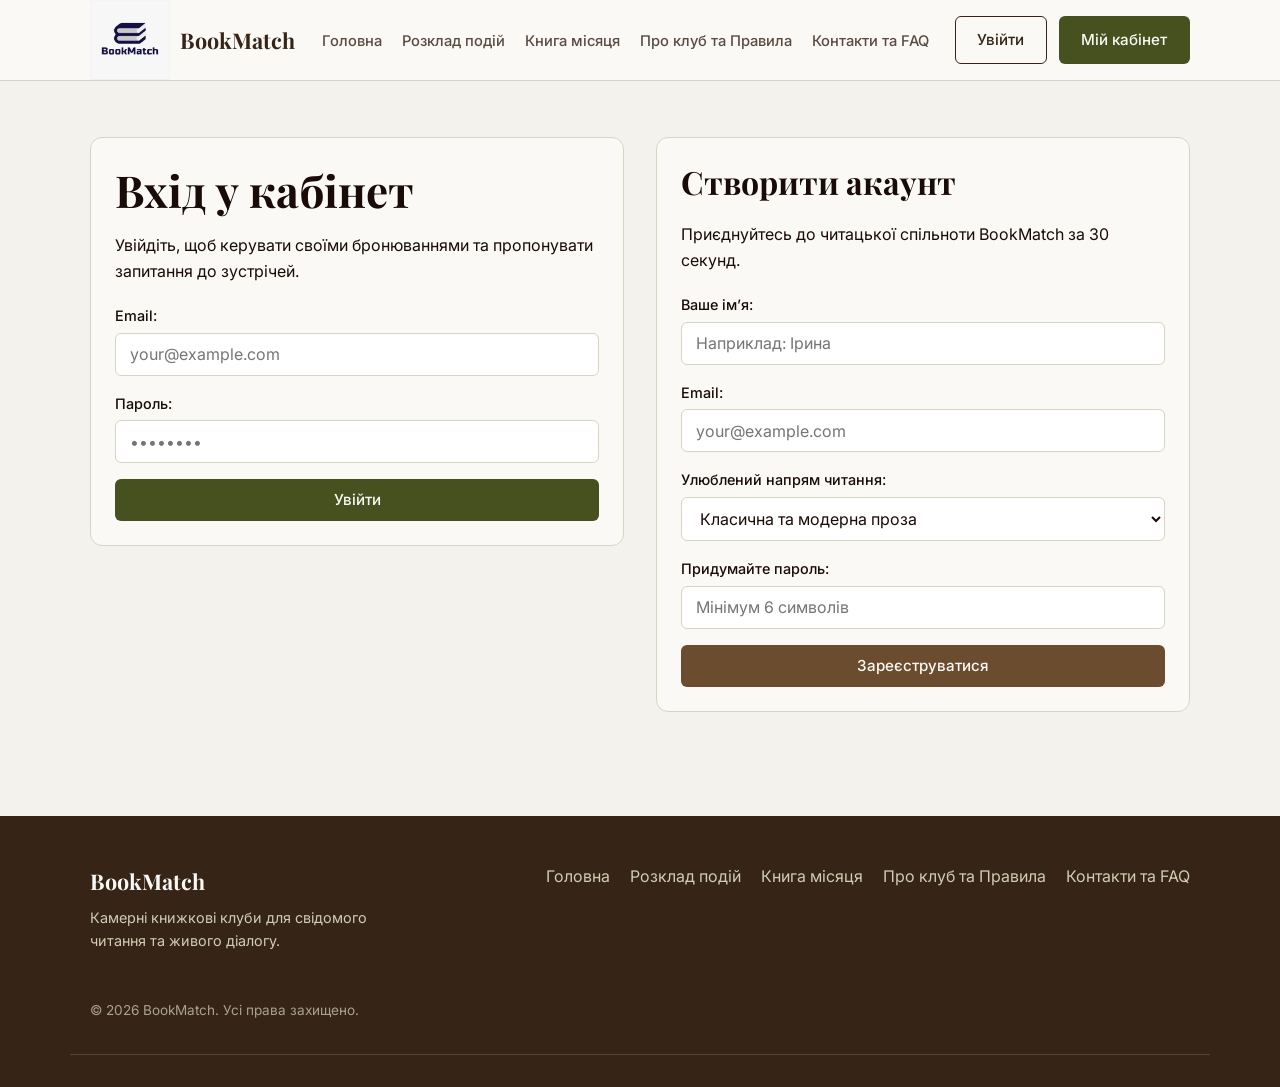
<file: auth.html>
<!DOCTYPE html>
<html lang="uk">
<head>
  <meta charset="UTF-8">
  <meta name="viewport" content="width=device-width, initial-scale=1.0">
  <title>Вхід та Реєстрація — BookMatch</title>
  <link rel="stylesheet" href="css/style.css">
</head>
<body>

  <header class="site-header">
    <div class="container header-inner">
      <a href="index.html" class="logo">
        <img src="images/logo/logo.png" alt="BookMatch логотип" width="80" height="80">
        <span>BookMatch</span>
      </a>

      <input type="checkbox" id="burger-toggle" class="burger-toggle" aria-label="Відкрити меню">
      <label for="burger-toggle" class="burger-btn" aria-hidden="true">
        <span></span>
        <span></span>
        <span></span>
      </label>

      <nav class="main-nav" aria-label="Головна навігація">
        <ul class="nav-list">
          <li><a href="index.html">Головна</a></li>
          <li><a href="events.html">Розклад подій</a></li>
          <li><a href="event-details.html">Книга місяця</a></li>
          <li><a href="about.html">Про клуб та Правила</a></li>
          <li><a href="contacts.html">Контакти та FAQ</a></li>
        </ul>
      </nav>

      <div class="header-actions">
        <a href="auth.html" class="btn btn-outline">Увійти</a>
        <a href="profile.html" class="btn btn-primary">Мій кабінет</a>
      </div>
    </div>
  </header>

  <main>
    <section class="auth-section">
      <div class="container auth-grid">
        
        <!-- Картка входу -->
        <article class="booking-card">
          <h1>Вхід у кабінет</h1>
          <p>Увійдіть, щоб керувати своїми бронюваннями та пропонувати запитання до зустрічей.</p>

          <form class="rsvp-form" action="profile.html">
            <div class="form-group">
              <label for="login-email">Email:</label>
              <input type="email" id="login-email" name="email" required placeholder="your@example.com">
              <span class="error-hint">Введіть коректну електронну адресу</span>
            </div>

            <div class="form-group">
              <label for="login-password">Пароль:</label>
              <input type="password" id="login-password" name="password" required minlength="6" placeholder="••••••••">
              <span class="error-hint">Пароль має містити щонайменше 6 символів</span>
            </div>

            <button type="submit" class="btn btn-primary btn-block">Увійти</button>
          </form>
        </article>

        <!-- Картка реєстрації -->
        <article class="booking-card">
          <h2>Створити акаунт</h2>
          <p>Приєднуйтесь до читацької спільноти BookMatch за 30 секунд.</p>

          <form class="rsvp-form" action="profile.html">
            <div class="form-group">
              <label for="reg-name">Ваше ім’я:</label>
              <input type="text" id="reg-name" name="name" required minlength="2" placeholder="Наприклад: Ірина">
              <span class="error-hint">Введіть ім’я (мінімум 2 символи)</span>
            </div>

            <div class="form-group">
              <label for="reg-email">Email:</label>
              <input type="email" id="reg-email" name="email" required placeholder="your@example.com">
              <span class="error-hint">Введіть коректний Email</span>
            </div>

            <div class="form-group">
              <label for="reg-genre">Улюблений напрям читання:</label>
              <select id="reg-genre" name="genre">
                <option value="classic">Класична та модерна проза</option>
                <option value="nonfiction">Нонфікшн та психологія</option>
                <option value="scifi">Наукова фантастика</option>
                <option value="contemporary">Сучасна українська література</option>
              </select>
            </div>

            <div class="form-group">
              <label for="reg-password">Придумайте пароль:</label>
              <input type="password" id="reg-password" name="password" required minlength="6" placeholder="Мінімум 6 символів">
              <span class="error-hint">Мінімальна довжина пароля — 6 символів</span>
            </div>

            <button type="submit" class="btn btn-secondary btn-block">Зареєструватися</button>
          </form>
        </article>

      </div>
    </section>
  </main>

  <footer class="site-footer">
    <div class="container footer-inner">
      <div class="footer-brand">
        <strong>BookMatch</strong>
        <p>Камерні книжкові клуби для свідомого читання та живого діалогу.</p>
      </div>
      <nav class="footer-nav" aria-label="Навігація у футері">
        <ul>
          <li><a href="index.html">Головна</a></li>
          <li><a href="events.html">Розклад подій</a></li>
          <li><a href="event-details.html">Книга місяця</a></li>
          <li><a href="about.html">Про клуб та Правила</a></li>
          <li><a href="contacts.html">Контакти та FAQ</a></li>
        </ul>
      </nav>
      <p class="copyright">&copy; 2026 BookMatch. Усі права захищено.</p>
    </div>
  </footer>

</body>
</html>
</file>
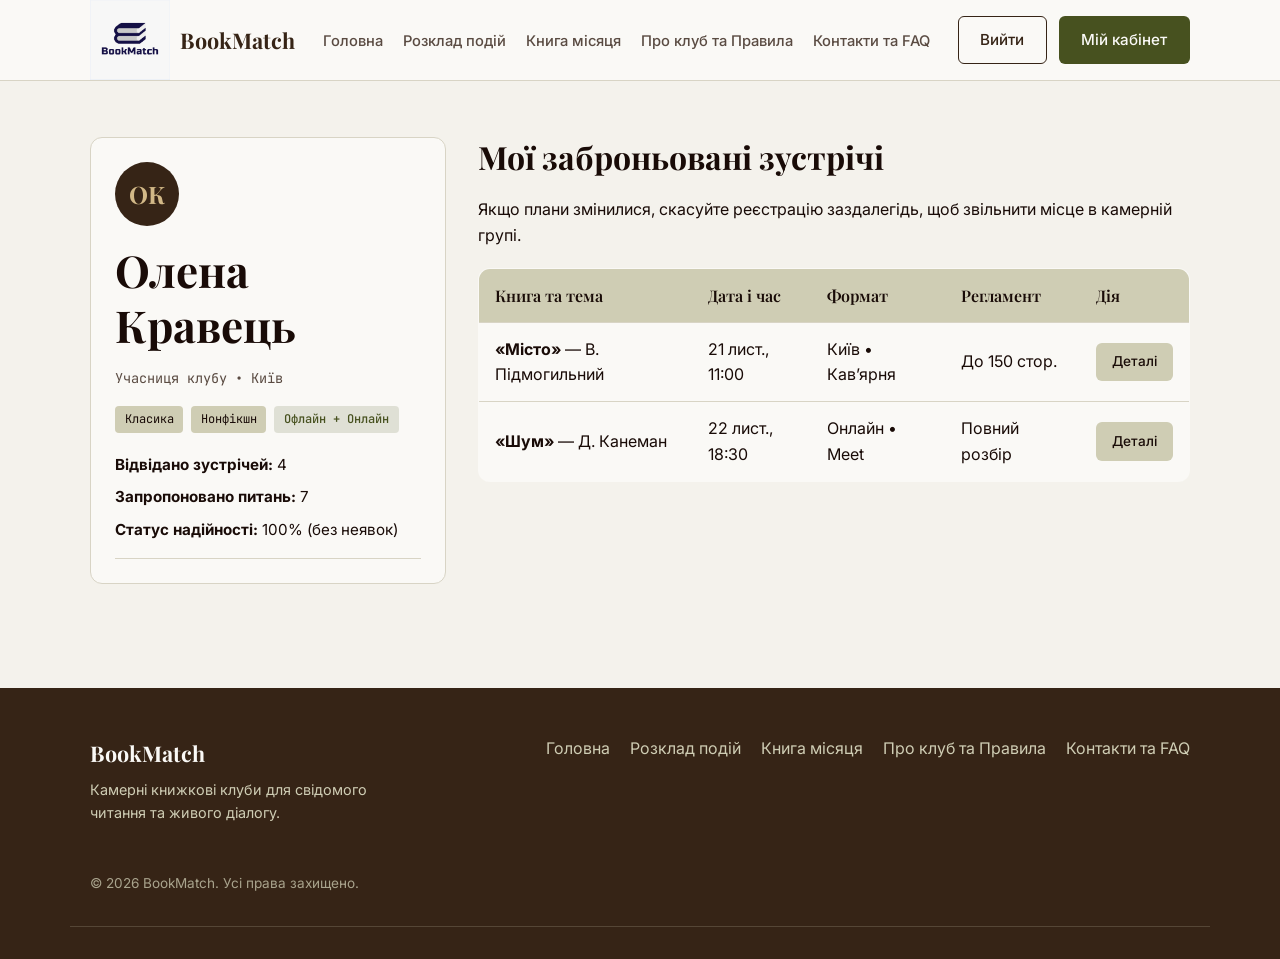
<file: profile.html>
<!DOCTYPE html>
<html lang="uk">
<head>
  <meta charset="UTF-8">
  <meta name="viewport" content="width=device-width, initial-scale=1.0">
  <title>Мій кабінет — BookMatch</title>
  <link rel="stylesheet" href="css/style.css">
</head>
<body>

  <header class="site-header">
    <div class="container header-inner">
      <a href="index.html" class="logo">
        <img src="images/logo/logo.png" alt="BookMatch логотип" width="80" height="80">
        <span>BookMatch</span>
      </a>

      <input type="checkbox" id="burger-toggle" class="burger-toggle" aria-label="Відкрити меню">
      <label for="burger-toggle" class="burger-btn" aria-hidden="true">
        <span></span>
        <span></span>
        <span></span>
      </label>

      <nav class="main-nav" aria-label="Головна навігація">
        <ul class="nav-list">
          <li><a href="index.html">Головна</a></li>
          <li><a href="events.html">Розклад подій</a></li>
          <li><a href="event-details.html">Книга місяця</a></li>
          <li><a href="about.html">Про клуб та Правила</a></li>
          <li><a href="contacts.html">Контакти та FAQ</a></li>
        </ul>
      </nav>

      <div class="header-actions">
        <a href="auth.html" class="btn btn-outline">Вийти</a>
        <a href="profile.html" class="btn btn-primary">Мій кабінет</a>
      </div>
    </div>
  </header>

  <main>
    <section class="profile-section">
      <div class="container profile-grid">
        
        <!-- Картка профілю -->
        <aside class="booking-card profile-sidebar">
          <div class="profile-avatar">ОК</div>
          <h1>Олена Кравець</h1>
          <p class="event-date">Учасниця клубу • Київ</p>
          
          <div class="event-badges" style="margin-top: 1rem;">
            <span class="badge">Класика</span>
            <span class="badge">Нонфікшн</span>
            <span class="badge badge-spoiler">Офлайн + Онлайн</span>
          </div>

          <ul class="meta-list" style="margin-top: 1.25rem;">
            <li><strong>Відвідано зустрічей:</strong> 4</li>
            <li><strong>Запропоновано питань:</strong> 7</li>
            <li><strong>Статус надійності:</strong> 100% (без неявок)</li>
          </ul>
        </aside>

        <!-- Блок бронювань -->
        <div class="profile-content">
          <h2>Мої заброньовані зустрічі</h2>
          <p>Якщо плани змінилися, скасуйте реєстрацію заздалегідь, щоб звільнити місце в камерній групі.</p>

          <div class="table-wrapper">
            <table>
              <thead>
                <tr>
                  <th>Книга та тема</th>
                  <th>Дата і час</th>
                  <th>Формат</th>
                  <th>Регламент</th>
                  <th>Дія</th>
                </tr>
              </thead>
              <tbody>
                <tr>
                  <td><strong>«Місто»</strong> — В. Підмогильний</td>
                  <td>21 лист., 11:00</td>
                  <td>Київ • Кав’ярня</td>
                  <td>До 150 стор.</td>
                  <td><a href="event-details.html" class="btn btn-small">Деталі</a></td>
                </tr>
                <tr>
                  <td><strong>«Шум»</strong> — Д. Канеман</td>
                  <td>22 лист., 18:30</td>
                  <td>Онлайн • Meet</td>
                  <td>Повний розбір</td>
                  <td><a href="event-details.html" class="btn btn-small">Деталі</a></td>
                </tr>
              </tbody>
            </table>
          </div>
        </div>

      </div>
    </section>
  </main>

  <footer class="site-footer">
    <div class="container footer-inner">
      <div class="footer-brand">
        <strong>BookMatch</strong>
        <p>Камерні книжкові клуби для свідомого читання та живого діалогу.</p>
      </div>
      <nav class="footer-nav" aria-label="Навігація у футері">
        <ul>
          <li><a href="index.html">Головна</a></li>
          <li><a href="events.html">Розклад подій</a></li>
          <li><a href="event-details.html">Книга місяця</a></li>
          <li><a href="about.html">Про клуб та Правила</a></li>
          <li><a href="contacts.html">Контакти та FAQ</a></li>
        </ul>
      </nav>
      <p class="copyright">&copy; 2026 BookMatch. Усі права захищено.</p>
    </div>
  </footer>

</body>
</html>
</file>
<file: css/style.css>
/* Підключення шрифтів із Google Fonts відповідно до брендбуку */
@import url('https://fonts.googleapis.com/css2?family=Inter:wght@400;500;600&family=JetBrains+Mono:wght@400;500&family=Playfair+Display:wght@600;700&display=swap');

/* Модульне підключення стилів проєкту */
@import url('reset.css');
@import url('variables.css');
@import url('base.css');
@import url('layout.css');
@import url('components.css');
</file>
